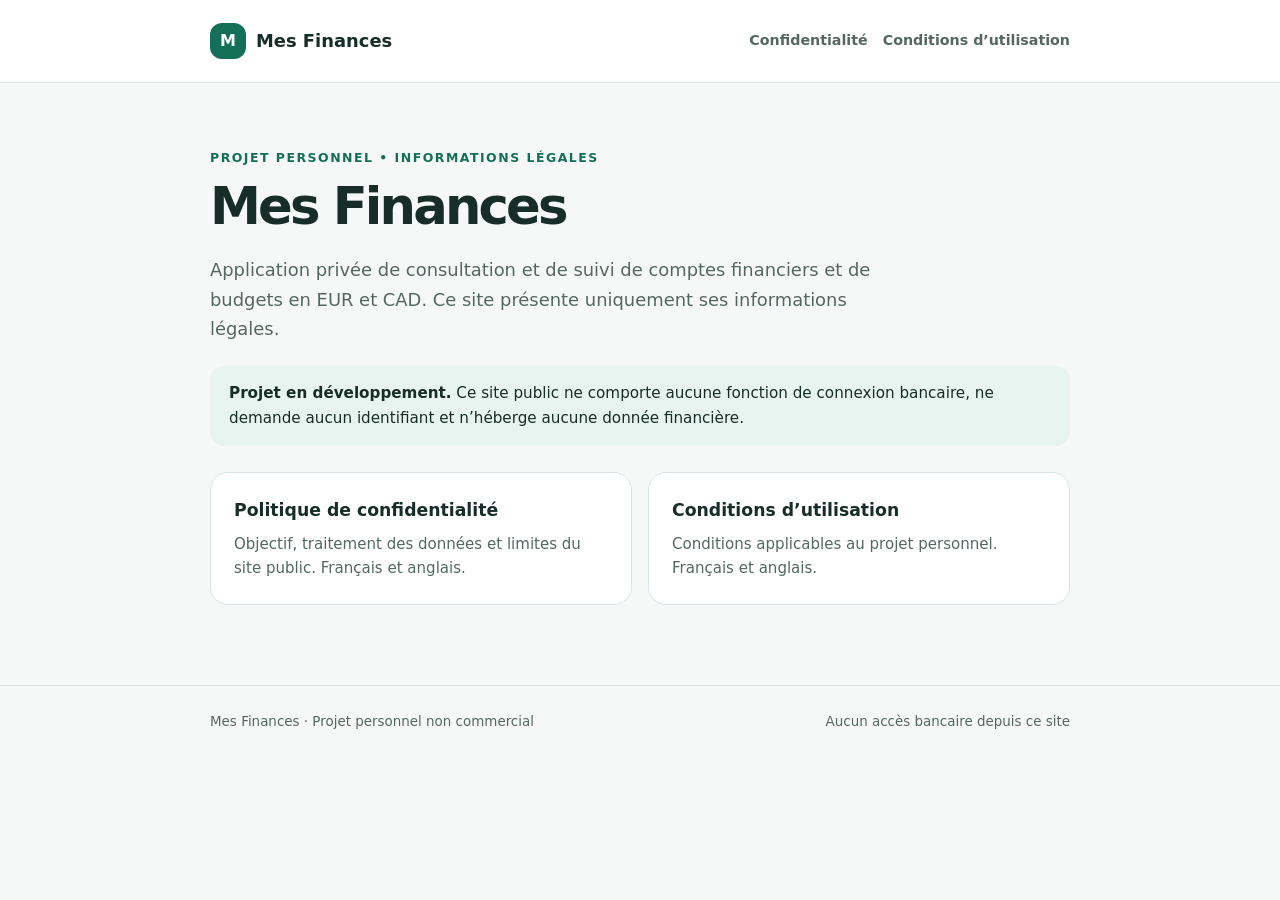
<file: index.html>
<!doctype html><html lang="fr"><head><meta charset="utf-8"><meta name="viewport" content="width=device-width,initial-scale=1"><meta name="robots" content="noindex,follow"><meta name="description" content="Informations légales de Mes Finances, un projet d'application privée de suivi financier."><title>Mes Finances — Informations légales</title><link rel="stylesheet" href="style.css"></head><body>
<header><div class="shell top"><a class="brand" href="index.html"><span class="mark" aria-hidden="true">M</span>Mes Finances</a><nav class="nav" aria-label="Navigation"><a href="privacy.html">Confidentialité</a><a href="terms.html">Conditions d’utilisation</a></nav></div></header>
<main class="shell"><div class="eyebrow">Projet personnel • Informations légales</div><h1>Mes Finances</h1><p class="lead">Application privée de consultation et de suivi de comptes financiers et de budgets en EUR et CAD. Ce site présente uniquement ses informations légales.</p><div class="notice"><strong>Projet en développement.</strong> Ce site public ne comporte aucune fonction de connexion bancaire, ne demande aucun identifiant et n’héberge aucune donnée financière.</div>
<div class="grid"><a class="tile" href="privacy.html"><strong>Politique de confidentialité</strong><span>Objectif, traitement des données et limites du site public. Français et anglais.</span></a><a class="tile" href="terms.html"><strong>Conditions d’utilisation</strong><span>Conditions applicables au projet personnel. Français et anglais.</span></a></div>
</main><footer><div class="shell"><span>Mes Finances · Projet personnel non commercial</span><span>Aucun accès bancaire depuis ce site</span></div></footer></body></html>
</file>
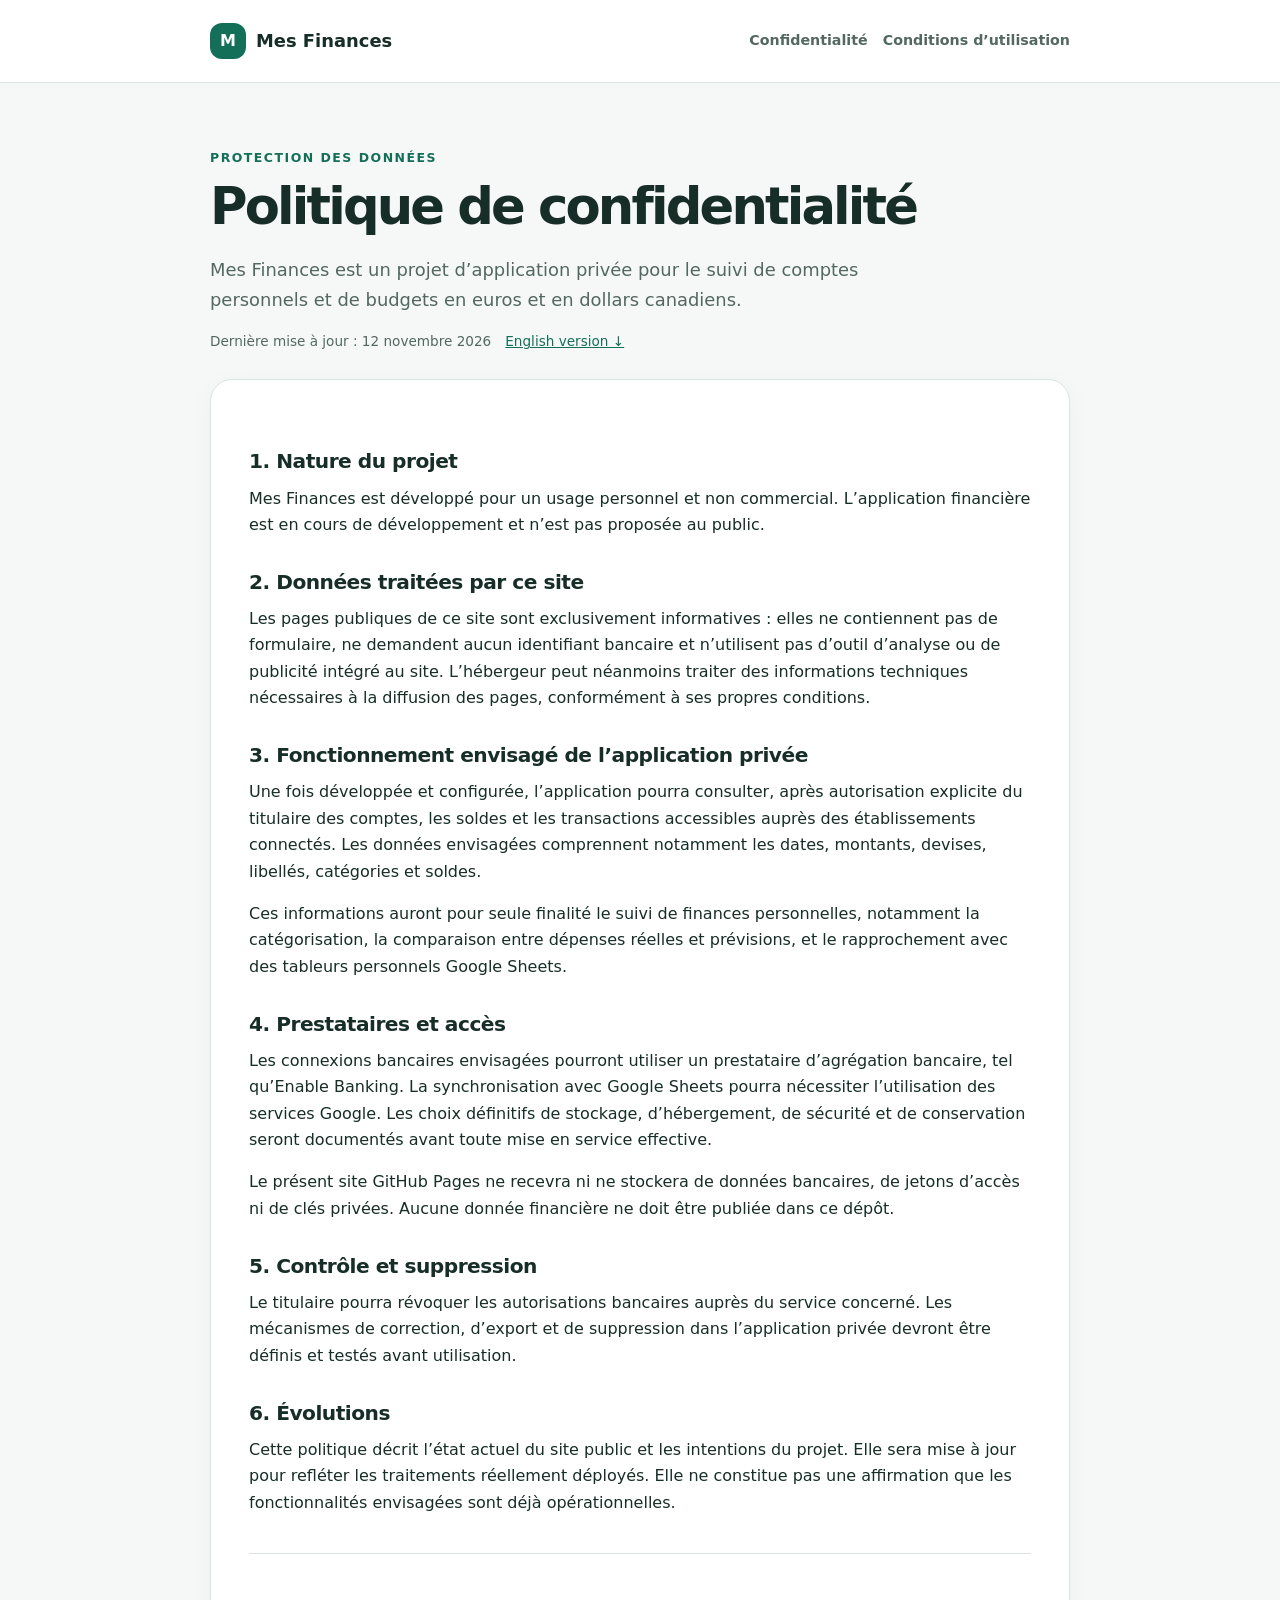
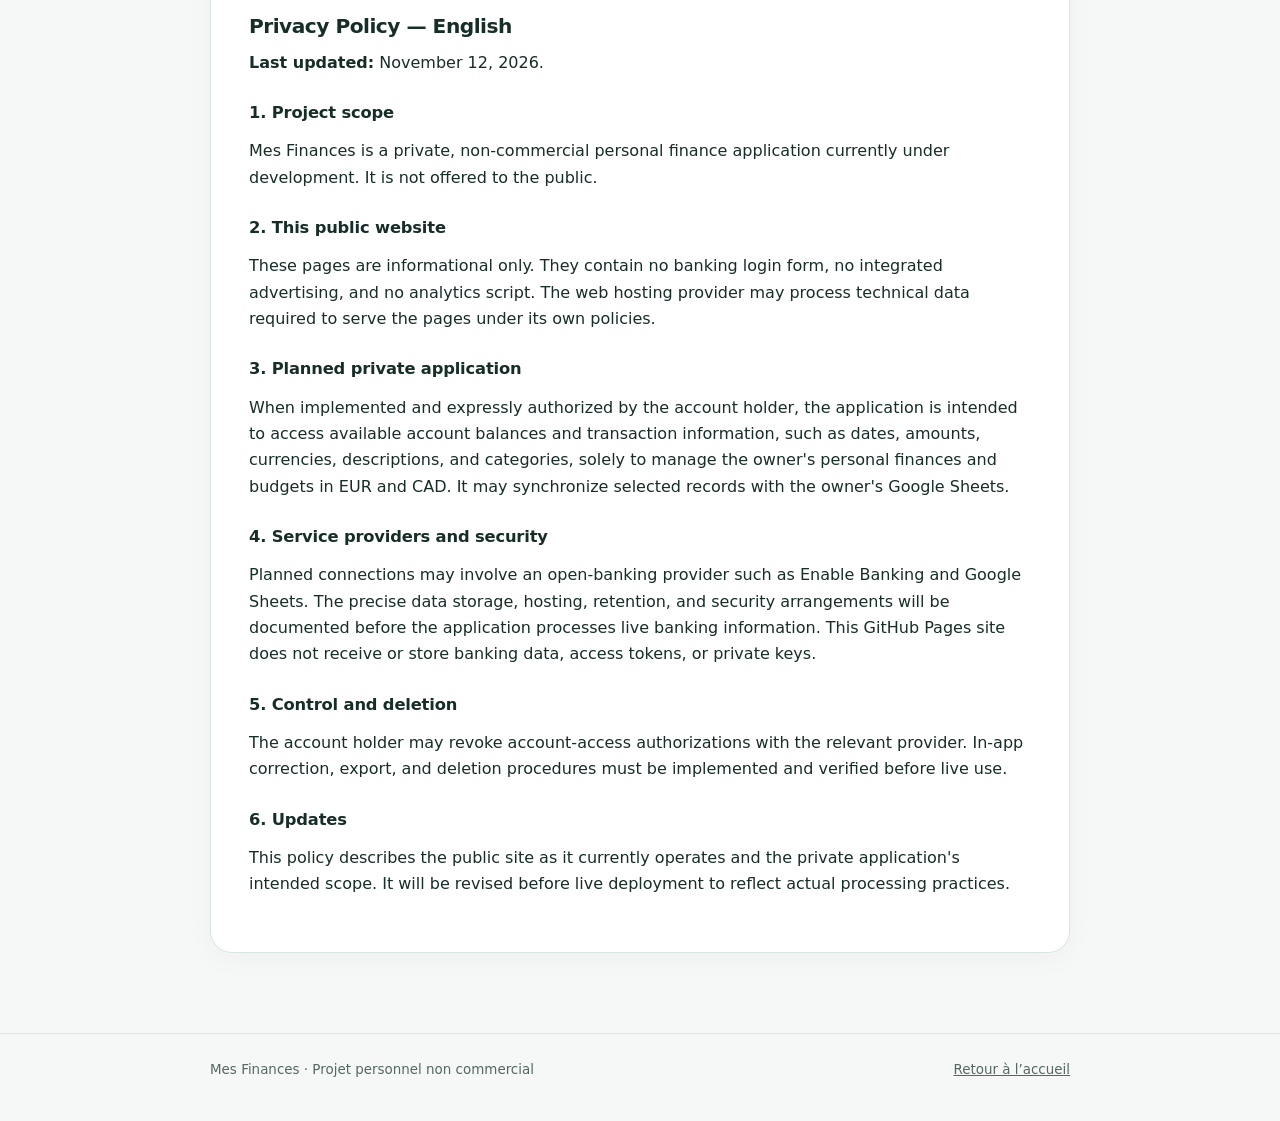
<file: privacy.html>
<!doctype html><html lang="fr"><head><meta charset="utf-8"><meta name="viewport" content="width=device-width,initial-scale=1"><meta name="robots" content="noindex,follow"><meta name="description" content="Politique de confidentialité de l'application privée Mes Finances."><title>Confidentialité — Mes Finances</title><link rel="stylesheet" href="style.css"></head><body>
<header><div class="shell top"><a class="brand" href="index.html"><span class="mark" aria-hidden="true">M</span>Mes Finances</a><nav class="nav" aria-label="Navigation"><a href="privacy.html" aria-current="page">Confidentialité</a><a href="terms.html">Conditions d’utilisation</a></nav></div></header>
<main class="shell"><div class="eyebrow">Protection des données</div><h1>Politique de confidentialité</h1><p class="lead">Mes Finances est un projet d’application privée pour le suivi de comptes personnels et de budgets en euros et en dollars canadiens.</p><div class="meta"><span>Dernière mise à jour : 12 novembre 2026</span><a href="#english">English version ↓</a></div><div class="card">
<section lang="fr" id="francais"><h2>1. Nature du projet</h2><p>Mes Finances est développé pour un usage personnel et non commercial. L’application financière est en cours de développement et n’est pas proposée au public.</p>
<h2>2. Données traitées par ce site</h2><p>Les pages publiques de ce site sont exclusivement informatives : elles ne contiennent pas de formulaire, ne demandent aucun identifiant bancaire et n’utilisent pas d’outil d’analyse ou de publicité intégré au site. L’hébergeur peut néanmoins traiter des informations techniques nécessaires à la diffusion des pages, conformément à ses propres conditions.</p>
<h2>3. Fonctionnement envisagé de l’application privée</h2><p>Une fois développée et configurée, l’application pourra consulter, après autorisation explicite du titulaire des comptes, les soldes et les transactions accessibles auprès des établissements connectés. Les données envisagées comprennent notamment les dates, montants, devises, libellés, catégories et soldes.</p><p>Ces informations auront pour seule finalité le suivi de finances personnelles, notamment la catégorisation, la comparaison entre dépenses réelles et prévisions, et le rapprochement avec des tableurs personnels Google Sheets.</p>
<h2>4. Prestataires et accès</h2><p>Les connexions bancaires envisagées pourront utiliser un prestataire d’agrégation bancaire, tel qu’Enable Banking. La synchronisation avec Google Sheets pourra nécessiter l’utilisation des services Google. Les choix définitifs de stockage, d’hébergement, de sécurité et de conservation seront documentés avant toute mise en service effective.</p><p>Le présent site GitHub Pages ne recevra ni ne stockera de données bancaires, de jetons d’accès ni de clés privées. Aucune donnée financière ne doit être publiée dans ce dépôt.</p>
<h2>5. Contrôle et suppression</h2><p>Le titulaire pourra révoquer les autorisations bancaires auprès du service concerné. Les mécanismes de correction, d’export et de suppression dans l’application privée devront être définis et testés avant utilisation.</p>
<h2>6. Évolutions</h2><p>Cette politique décrit l’état actuel du site public et les intentions du projet. Elle sera mise à jour pour refléter les traitements réellement déployés. Elle ne constitue pas une affirmation que les fonctionnalités envisagées sont déjà opérationnelles.</p></section>
<section lang="en" id="english" class="lang"><h2>Privacy Policy — English</h2><p><strong>Last updated:</strong> November 12, 2026.</p><h3>1. Project scope</h3><p>Mes Finances is a private, non-commercial personal finance application currently under development. It is not offered to the public.</p><h3>2. This public website</h3><p>These pages are informational only. They contain no banking login form, no integrated advertising, and no analytics script. The web hosting provider may process technical data required to serve the pages under its own policies.</p><h3>3. Planned private application</h3><p>When implemented and expressly authorized by the account holder, the application is intended to access available account balances and transaction information, such as dates, amounts, currencies, descriptions, and categories, solely to manage the owner's personal finances and budgets in EUR and CAD. It may synchronize selected records with the owner's Google Sheets.</p><h3>4. Service providers and security</h3><p>Planned connections may involve an open-banking provider such as Enable Banking and Google Sheets. The precise data storage, hosting, retention, and security arrangements will be documented before the application processes live banking information. This GitHub Pages site does not receive or store banking data, access tokens, or private keys.</p><h3>5. Control and deletion</h3><p>The account holder may revoke account-access authorizations with the relevant provider. In-app correction, export, and deletion procedures must be implemented and verified before live use.</p><h3>6. Updates</h3><p>This policy describes the public site as it currently operates and the private application's intended scope. It will be revised before live deployment to reflect actual processing practices.</p></section>
</div></main><footer><div class="shell"><span>Mes Finances · Projet personnel non commercial</span><a href="index.html">Retour à l’accueil</a></div></footer></body></html>
</file>
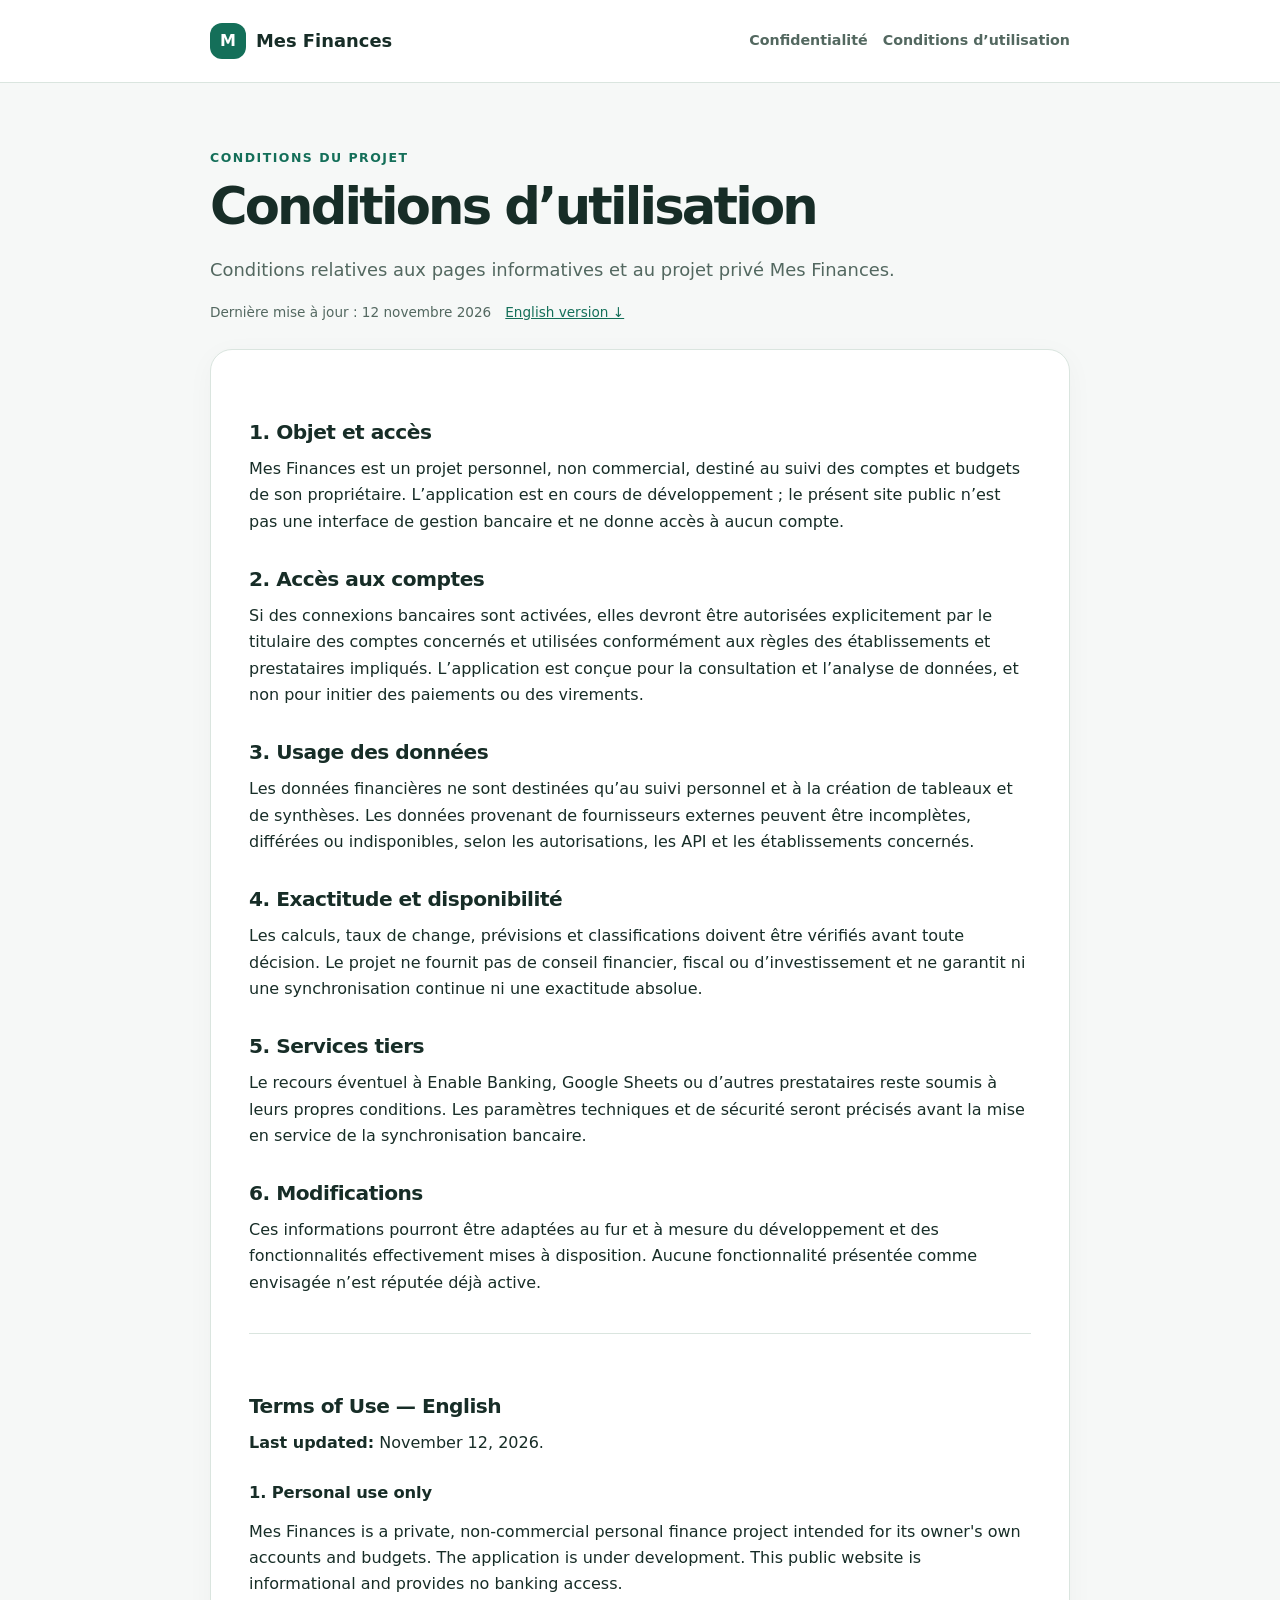
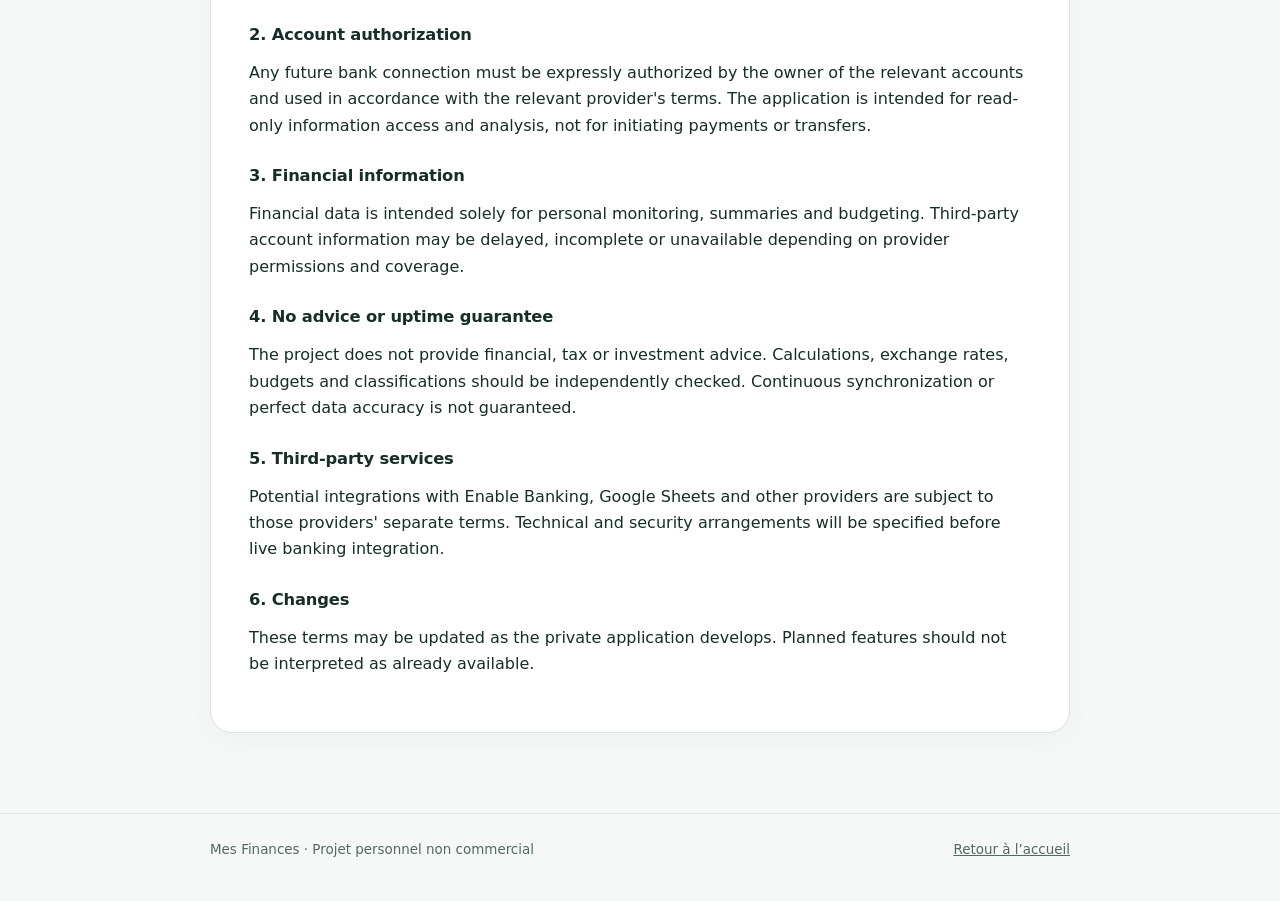
<file: terms.html>
<!doctype html><html lang="fr"><head><meta charset="utf-8"><meta name="viewport" content="width=device-width,initial-scale=1"><meta name="robots" content="noindex,follow"><meta name="description" content="Conditions d'utilisation de Mes Finances, une application privée de suivi financier."><title>Conditions d’utilisation — Mes Finances</title><link rel="stylesheet" href="style.css"></head><body>
<header><div class="shell top"><a class="brand" href="index.html"><span class="mark" aria-hidden="true">M</span>Mes Finances</a><nav class="nav" aria-label="Navigation"><a href="privacy.html">Confidentialité</a><a href="terms.html" aria-current="page">Conditions d’utilisation</a></nav></div></header>
<main class="shell"><div class="eyebrow">Conditions du projet</div><h1>Conditions d’utilisation</h1><p class="lead">Conditions relatives aux pages informatives et au projet privé Mes Finances.</p><div class="meta"><span>Dernière mise à jour : 12 novembre 2026</span><a href="#english">English version ↓</a></div><div class="card">
<section lang="fr" id="francais"><h2>1. Objet et accès</h2><p>Mes Finances est un projet personnel, non commercial, destiné au suivi des comptes et budgets de son propriétaire. L’application est en cours de développement ; le présent site public n’est pas une interface de gestion bancaire et ne donne accès à aucun compte.</p>
<h2>2. Accès aux comptes</h2><p>Si des connexions bancaires sont activées, elles devront être autorisées explicitement par le titulaire des comptes concernés et utilisées conformément aux règles des établissements et prestataires impliqués. L’application est conçue pour la consultation et l’analyse de données, et non pour initier des paiements ou des virements.</p>
<h2>3. Usage des données</h2><p>Les données financières ne sont destinées qu’au suivi personnel et à la création de tableaux et de synthèses. Les données provenant de fournisseurs externes peuvent être incomplètes, différées ou indisponibles, selon les autorisations, les API et les établissements concernés.</p>
<h2>4. Exactitude et disponibilité</h2><p>Les calculs, taux de change, prévisions et classifications doivent être vérifiés avant toute décision. Le projet ne fournit pas de conseil financier, fiscal ou d’investissement et ne garantit ni une synchronisation continue ni une exactitude absolue.</p>
<h2>5. Services tiers</h2><p>Le recours éventuel à Enable Banking, Google Sheets ou d’autres prestataires reste soumis à leurs propres conditions. Les paramètres techniques et de sécurité seront précisés avant la mise en service de la synchronisation bancaire.</p>
<h2>6. Modifications</h2><p>Ces informations pourront être adaptées au fur et à mesure du développement et des fonctionnalités effectivement mises à disposition. Aucune fonctionnalité présentée comme envisagée n’est réputée déjà active.</p></section>
<section lang="en" id="english" class="lang"><h2>Terms of Use — English</h2><p><strong>Last updated:</strong> November 12, 2026.</p><h3>1. Personal use only</h3><p>Mes Finances is a private, non-commercial personal finance project intended for its owner's own accounts and budgets. The application is under development. This public website is informational and provides no banking access.</p><h3>2. Account authorization</h3><p>Any future bank connection must be expressly authorized by the owner of the relevant accounts and used in accordance with the relevant provider's terms. The application is intended for read-only information access and analysis, not for initiating payments or transfers.</p><h3>3. Financial information</h3><p>Financial data is intended solely for personal monitoring, summaries and budgeting. Third-party account information may be delayed, incomplete or unavailable depending on provider permissions and coverage.</p><h3>4. No advice or uptime guarantee</h3><p>The project does not provide financial, tax or investment advice. Calculations, exchange rates, budgets and classifications should be independently checked. Continuous synchronization or perfect data accuracy is not guaranteed.</p><h3>5. Third-party services</h3><p>Potential integrations with Enable Banking, Google Sheets and other providers are subject to those providers' separate terms. Technical and security arrangements will be specified before live banking integration.</p><h3>6. Changes</h3><p>These terms may be updated as the private application develops. Planned features should not be interpreted as already available.</p></section>
</div></main><footer><div class="shell"><span>Mes Finances · Projet personnel non commercial</span><a href="index.html">Retour à l’accueil</a></div></footer></body></html>
</file>
<file: style.css>
:root{color-scheme:light;--ink:#172d27;--muted:#536860;--accent:#146f59;--accent-soft:#e8f4ef;--line:#dae5df;--bg:#f6f8f7;--paper:#fff}
*{box-sizing:border-box}html{scroll-behavior:smooth}body{margin:0;background:var(--bg);color:var(--ink);font:16px/1.65 system-ui,-apple-system,BlinkMacSystemFont,"Segoe UI",sans-serif}a{color:var(--accent)}a:hover{text-decoration-thickness:2px}a:focus-visible{outline:3px solid var(--accent);outline-offset:3px;border-radius:4px}header{border-bottom:1px solid var(--line);background:var(--paper)}.shell{width:min(100% - 40px,860px);margin-inline:auto}.top{display:flex;align-items:center;justify-content:space-between;gap:20px;min-height:82px}.brand{display:flex;gap:10px;align-items:center;color:var(--ink);text-decoration:none;font-size:1.12rem;font-weight:750}.mark{display:grid;place-items:center;border-radius:12px;width:36px;height:36px;color:white;background:var(--accent);font-size:1rem;font-weight:750}.nav{display:flex;flex-wrap:wrap;gap:15px;font-size:.89rem}.nav a{text-decoration:none;color:var(--muted);font-weight:600}.nav a:hover{color:var(--accent)}main{padding:65px 0 80px}.eyebrow{font-size:.78rem;font-weight:800;letter-spacing:.12em;text-transform:uppercase;color:var(--accent)}h1{font-size:clamp(2rem,5vw,3.2rem);line-height:1.16;letter-spacing:-.055em;margin:.5rem 0 1.2rem}h2{font-size:1.26rem;line-height:1.3;letter-spacing:-.025em;margin:1.9rem 0 .6rem}h3{font-size:1.02rem;letter-spacing:-.01em;margin:1.5rem 0 .4rem}p{margin:.7rem 0 1rem}.lead{font-size:1.12rem;color:var(--muted);max-width:710px}.card{background:var(--paper);border:1px solid var(--line);border-radius:22px;padding:clamp(22px,4vw,38px);box-shadow:0 6px 28px rgba(15,65,43,.035)}.meta{display:flex;flex-wrap:wrap;gap:14px;font-size:.85rem;color:var(--muted);margin:12px 0 26px}.notice{border-radius:14px;background:var(--accent-soft);padding:15px 19px;color:var(--ink);margin:22px 0;font-size:.95rem}.grid{display:grid;grid-template-columns:repeat(2,minmax(0,1fr));gap:16px;margin-top:26px}.tile{background:white;border:1px solid var(--line);border-radius:18px;padding:23px;text-decoration:none;display:block}.tile:hover{border-color:var(--accent)}.tile strong{display:block;font-size:1.08rem;color:var(--ink)}.tile span{display:block;margin-top:7px;color:var(--muted);font-size:.94rem}ul{padding-left:23px}li{margin:.38rem 0}.lang{border-top:1px solid var(--line);margin-top:37px;padding-top:28px}.lang:first-of-type{margin-top:0;border-top:0;padding-top:0}.jump{font-size:.88rem;color:var(--muted)}footer{border-top:1px solid var(--line);padding:25px 0 40px;color:var(--muted);font-size:.84rem}footer .shell{display:flex;gap:16px;justify-content:space-between;flex-wrap:wrap}footer a{color:var(--muted)}@media(max-width:600px){.top{align-items:flex-start;flex-direction:column;padding:18px 0;gap:9px}.grid{grid-template-columns:1fr}main{padding:36px 0 54px}.shell{width:min(100% - 28px,860px)}}
</file>
